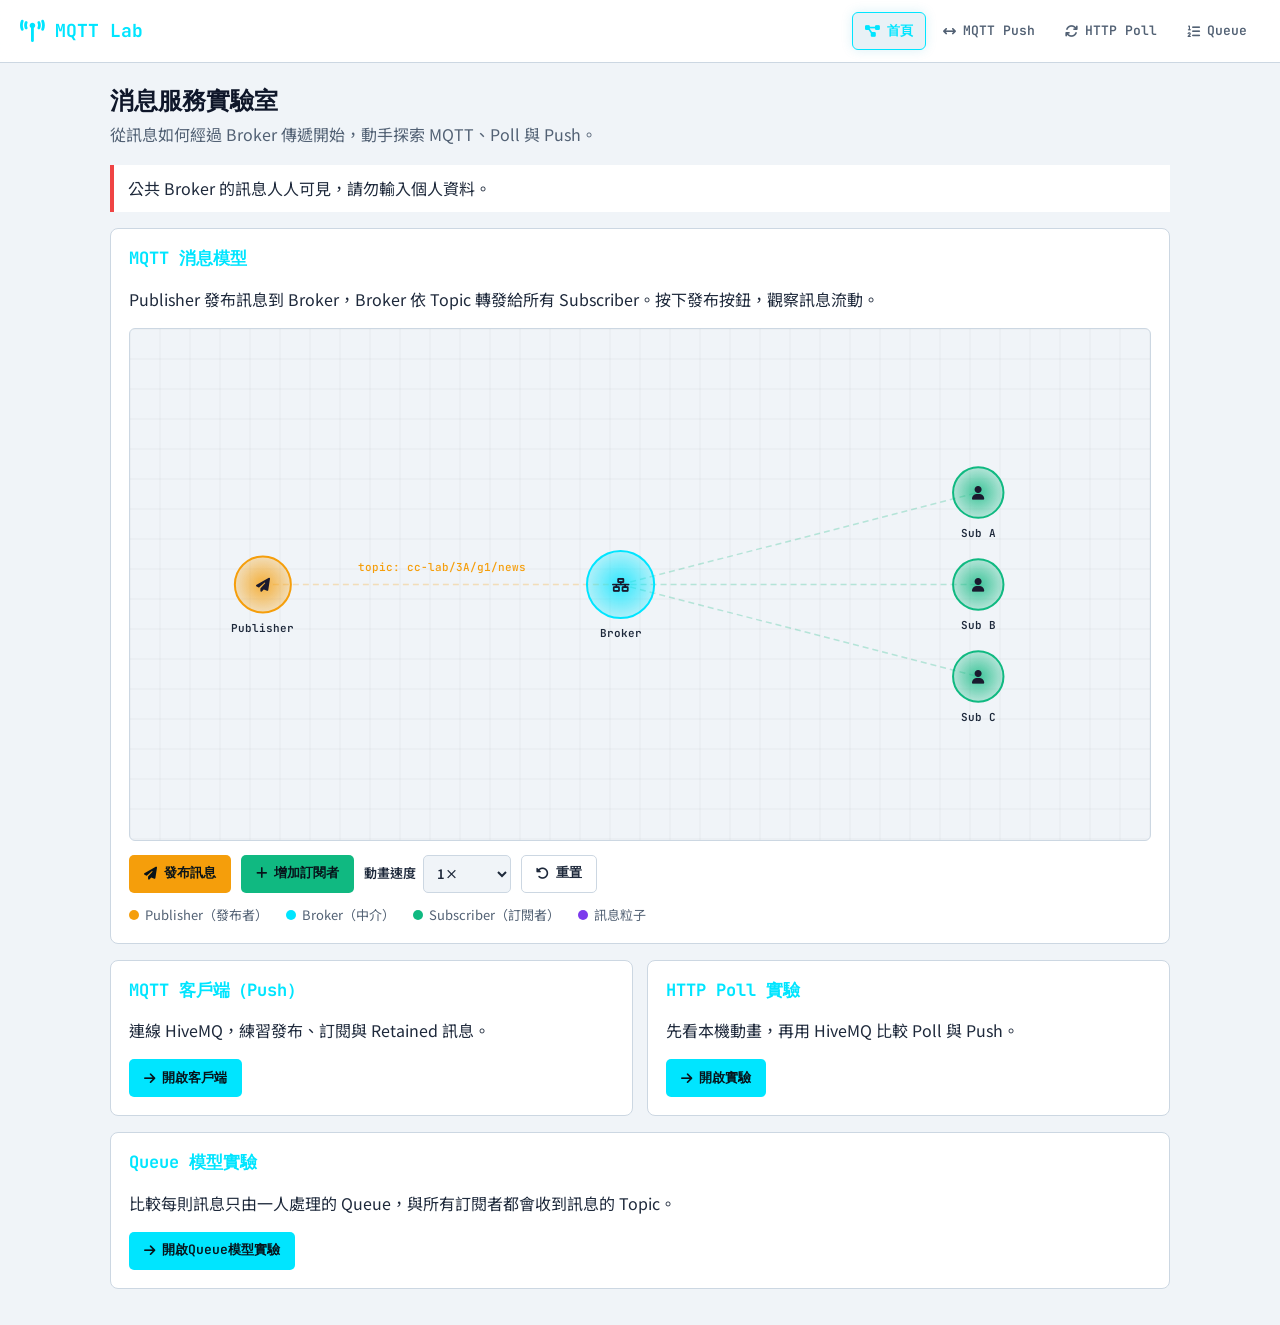
<file: index.html>
<!DOCTYPE html>
<html lang="zh-Hant">
<head>
<meta charset="UTF-8">
<meta name="viewport" content="width=device-width, initial-scale=1">
<title>消息服務實驗室</title>
<link rel="preconnect" href="https://fonts.googleapis.com">
<link rel="preconnect" href="https://fonts.gstatic.com" crossorigin>
<link href="https://fonts.googleapis.com/css2?family=JetBrains+Mono:wght@400;600;700&amp;family=Noto+Sans+TC:wght@400;500;700&amp;display=swap" rel="stylesheet">
<link rel="stylesheet" href="https://cdnjs.cloudflare.com/ajax/libs/font-awesome/6.5.1/css/all.min.css">
<link rel="stylesheet" href="css/theme.css">
<script src="js/anim-common.js"></script>
</head>
<body>
<header class="app-header">
	<div class="logo"><i class="fa-solid fa-tower-broadcast" aria-hidden="true"></i> MQTT Lab</div>
	<nav class="tab-bar" aria-label="主要導覽">
		<a class="tab-btn active" href="index.html" aria-current="page"><i class="fa-solid fa-diagram-project" aria-hidden="true"></i> 首頁</a>
		<a class="tab-btn" href="client.html"><i class="fa-solid fa-arrows-left-right" aria-hidden="true"></i> MQTT Push</a>
		<a class="tab-btn" href="poll.html"><i class="fa-solid fa-arrows-rotate" aria-hidden="true"></i> HTTP Poll</a>
		<a class="tab-btn" href="queue.html"><i class="fa-solid fa-list-ol" aria-hidden="true"></i> Queue</a>
	</nav>
</header>
<main>
	<h1 class="page-title">消息服務實驗室</h1>
	<p class="page-intro">從訊息如何經過 Broker 傳遞開始，動手探索 MQTT、Poll 與 Push。</p>
	<div class="callout warning">公共 Broker 的訊息人人可見，請勿輸入個人資料。</div>

	<section class="card" aria-labelledby="overview-title">
		<h2 id="overview-title">MQTT 消息模型</h2>
		<p>Publisher 發布訊息到 Broker，Broker 依 Topic 轉發給所有 Subscriber。按下發布按鈕，觀察訊息流動。</p>
		<div class="canvas-wrap">
			<canvas id="cvOverview" width="1000" height="500" aria-label="Publisher、Broker 與 Subscribers 的訊息流動動畫"></canvas>
		</div>
		<div class="controls">
			<button class="btn btn-amber" id="btnSendMsg"><i class="fa-solid fa-paper-plane" aria-hidden="true"></i> 發布訊息</button>
			<button class="btn btn-green" id="btnAddSub"><i class="fa-solid fa-plus" aria-hidden="true"></i> 增加訂閱者</button>
			<label class="anim-speed-control" for="overviewSpeed">動畫速度
				<select id="overviewSpeed">
					<option value="0.5">0.5×</option>
					<option value="1" selected>1×</option>
					<option value="2">2×</option>
				</select>
			</label>
			<button class="btn btn-ghost" id="btnResetOverview"><i class="fa-solid fa-rotate-left" aria-hidden="true"></i> 重置</button>
		</div>
		<div class="legend">
			<span><span class="dot" style="background:var(--publisher-color)"></span> Publisher（發布者）</span>
			<span><span class="dot" style="background:var(--broker-color)"></span> Broker（中介）</span>
			<span><span class="dot" style="background:var(--subscriber-color)"></span> Subscriber（訂閱者）</span>
			<span><span class="dot" style="background:var(--accent2)"></span> 訊息粒子</span>
		</div>
	</section>

	<div class="twin-cols">
		<section class="card" aria-labelledby="client-card-title">
			<h2 id="client-card-title">MQTT 客戶端（Push）</h2>
			<p>連線 HiveMQ，練習發布、訂閱與 Retained 訊息。</p>
			<a class="btn btn-cyan" href="client.html"><i class="fa-solid fa-arrow-right" aria-hidden="true"></i> 開啟客戶端</a>
		</section>
		<section class="card" aria-labelledby="poll-card-title">
			<h2 id="poll-card-title">HTTP Poll 實驗</h2>
			<p>先看本機動畫，再用 HiveMQ 比較 Poll 與 Push。</p>
			<a class="btn btn-cyan" href="poll.html"><i class="fa-solid fa-arrow-right" aria-hidden="true"></i> 開啟實驗</a>
		</section>
	</div>
	<section class="card" aria-labelledby="queue-card-title">
		<h2 id="queue-card-title">Queue 模型實驗</h2>
		<p>比較每則訊息只由一人處理的 Queue，與所有訂閱者都會收到訊息的 Topic。</p>
		<a class="btn btn-cyan" href="queue.html"><i class="fa-solid fa-arrow-right" aria-hidden="true"></i> 開啟Queue模型實驗</a>
	</section>
</main>
<script src="js/anim-overview.js"></script>
</body>
</html>
</file>
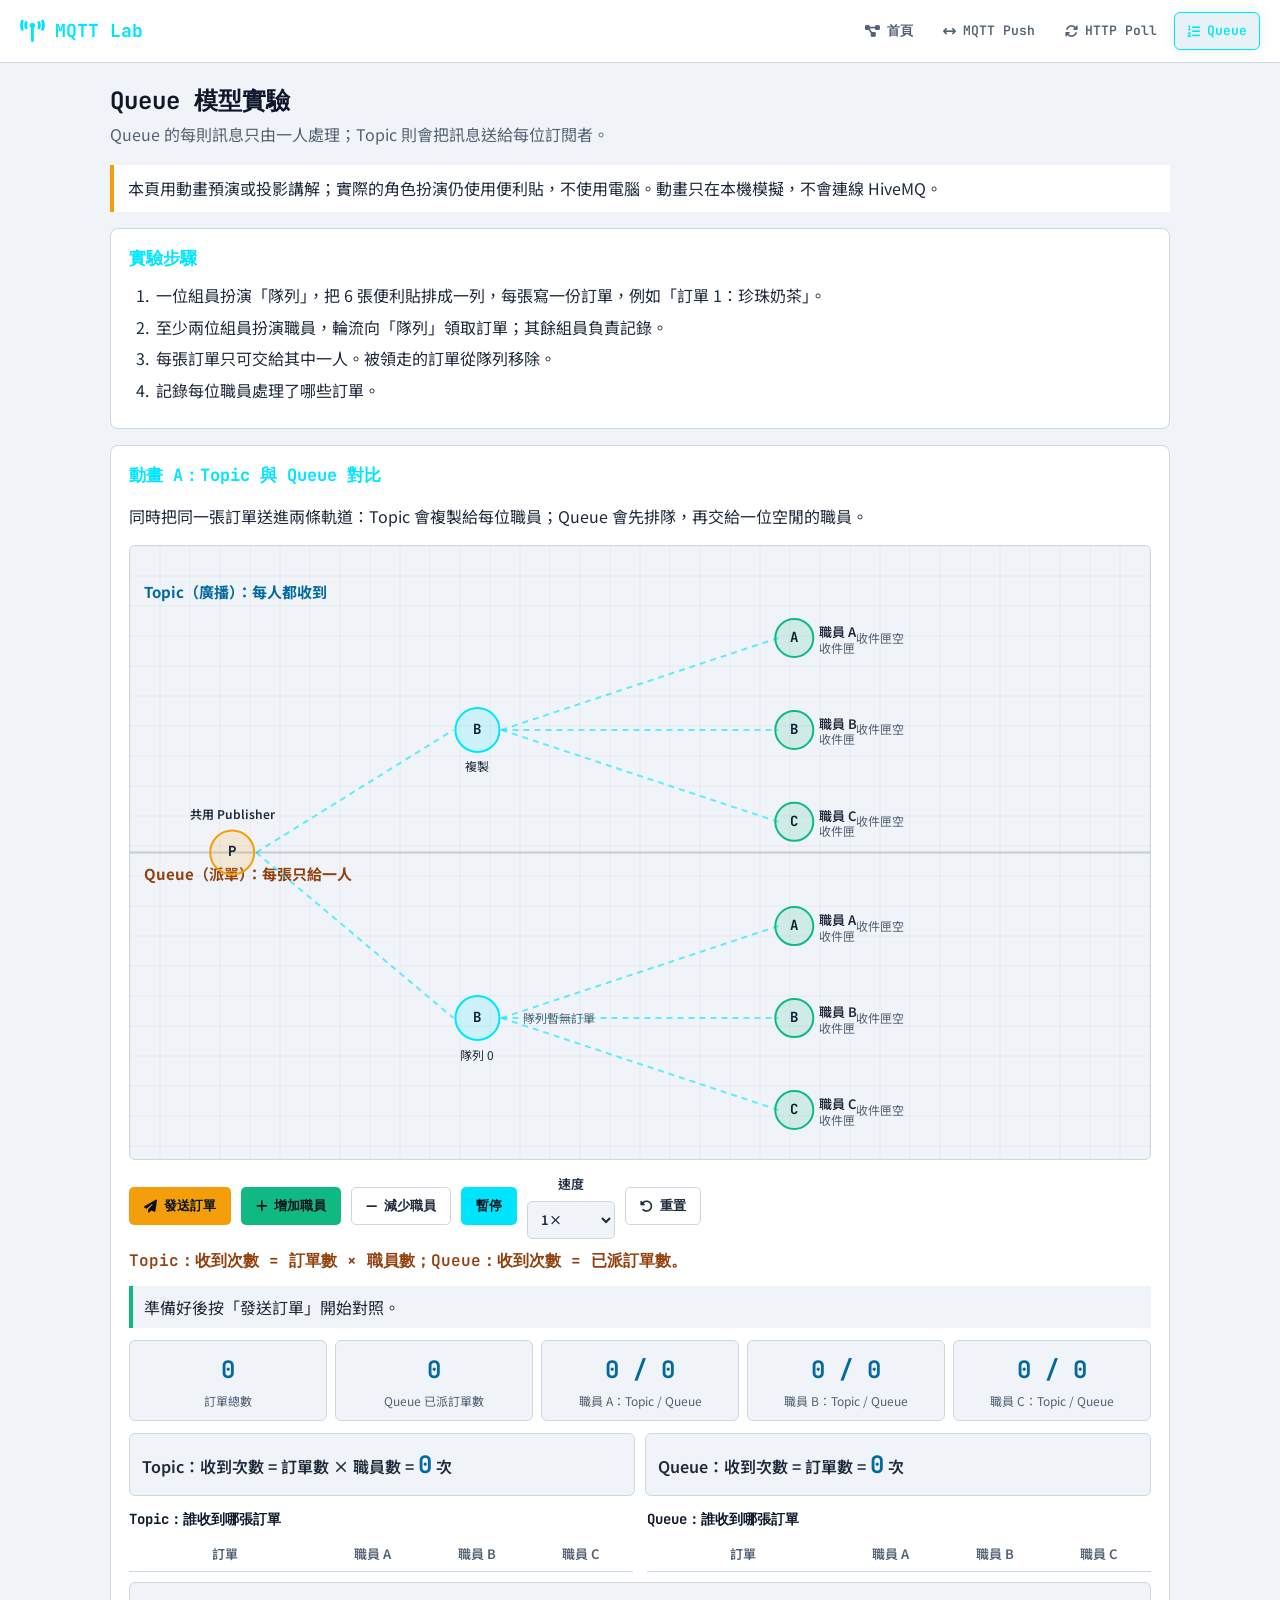
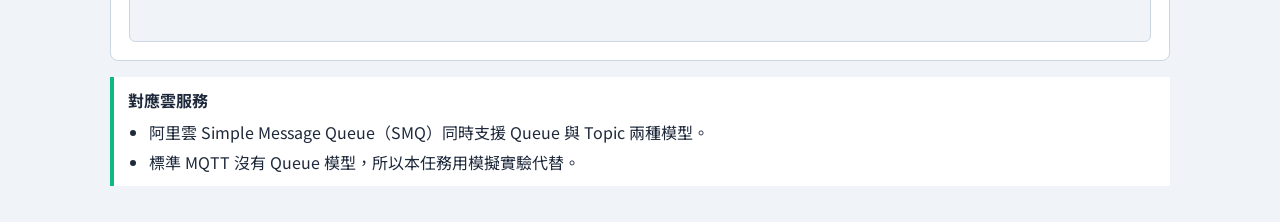
<file: queue.html>
<!DOCTYPE html>
<html lang="zh-Hant">
<head>
<meta charset="UTF-8">
<meta name="viewport" content="width=device-width, initial-scale=1">
<title>Queue 模型實驗</title>
<link rel="preconnect" href="https://fonts.googleapis.com">
<link rel="preconnect" href="https://fonts.gstatic.com" crossorigin>
<link href="https://fonts.googleapis.com/css2?family=JetBrains+Mono:wght@400;600;700&amp;family=Noto+Sans+TC:wght@400;500;700&amp;display=swap" rel="stylesheet">
<link rel="stylesheet" href="https://cdnjs.cloudflare.com/ajax/libs/font-awesome/6.5.1/css/all.min.css">
<link rel="stylesheet" href="css/theme.css">
</head>
<body>
<header class="app-header">
  <div class="logo"><i class="fa-solid fa-tower-broadcast" aria-hidden="true"></i> MQTT Lab</div>
  <nav class="tab-bar" aria-label="主要導覽">
    <a class="tab-btn" href="index.html"><i class="fa-solid fa-diagram-project" aria-hidden="true"></i> 首頁</a>
    <a class="tab-btn" href="client.html"><i class="fa-solid fa-arrows-left-right" aria-hidden="true"></i> MQTT Push</a>
    <a class="tab-btn" href="poll.html"><i class="fa-solid fa-arrows-rotate" aria-hidden="true"></i> HTTP Poll</a>
    <a class="tab-btn active" href="queue.html" aria-current="page"><i class="fa-solid fa-list-ol" aria-hidden="true"></i> Queue</a>
  </nav>
</header>
<main>
  <h1 class="page-title">Queue 模型實驗</h1>
  <p class="page-intro">Queue 的每則訊息只由一人處理；Topic 則會把訊息送給每位訂閱者。</p>
  <div class="callout">本頁用動畫預演或投影講解；實際的角色扮演仍使用便利貼，不使用電腦。動畫只在本機模擬，不會連線 HiveMQ。</div>

  <section class="card" aria-labelledby="q-steps-title">
    <h2 id="q-steps-title">實驗步驟</h2>
    <ol class="q-steps">
      <li>一位組員扮演「隊列」，把 6 張便利貼排成一列，每張寫一份訂單，例如「訂單 1：珍珠奶茶」。</li>
      <li>至少兩位組員扮演職員，輪流向「隊列」領取訂單；其餘組員負責記錄。</li>
      <li>每張訂單只可交給其中一人。被領走的訂單從隊列移除。</li>
      <li>記錄每位職員處理了哪些訂單。</li>
    </ol>
  </section>

  <section class="card" aria-labelledby="q-compare-title">
    <h2 id="q-compare-title">動畫 A：Topic 與 Queue 對比</h2>
    <p>同時把同一張訂單送進兩條軌道：Topic 會複製給每位職員；Queue 會先排隊，再交給一位空閒的職員。</p>
    <div class="canvas-wrap">
      <canvas id="cvQueueCompare" width="1000" height="600" aria-label="上方 Topic 軌道把每張訂單複製給所有職員；下方 Queue 軌道讓訂單排隊並逐張派給一位職員"></canvas>
    </div>
    <div class="controls q-compare-controls">
      <button class="btn btn-amber" id="btnSendOrder"><i class="fa-solid fa-paper-plane" aria-hidden="true"></i> 發送訂單</button>
      <button class="btn btn-green" id="btnAddWorker"><i class="fa-solid fa-plus" aria-hidden="true"></i> 增加職員</button>
      <button class="btn btn-ghost" id="btnRemoveWorker"><i class="fa-solid fa-minus" aria-hidden="true"></i> 減少職員</button>
      <button class="btn btn-cyan" id="btnPauseCompare" aria-pressed="false">暫停</button>
      <label class="q-speed-control" for="compareSpeed">速度
        <select id="compareSpeed">
          <option value="0.5">0.5×</option>
          <option value="1" selected>1×</option>
          <option value="2">2×</option>
        </select>
      </label>
      <button class="btn btn-ghost" id="btnResetQueueCompare"><i class="fa-solid fa-rotate-left" aria-hidden="true"></i> 重置</button>
    </div>
    <p class="q-hint" id="qCompareHint">Topic：收到次數 = 訂單數 × 職員數；Queue：收到次數 = 已派訂單數。</p>
    <p class="q-role-status" id="qCompareStatus" aria-live="polite">準備好後按「發送訂單」開始對照。</p>
    <div class="stats-row q-compare-stats">
      <div class="stat-box"><div class="num" id="qOrderTotal">0</div><div class="lbl">訂單總數</div></div>
      <div class="stat-box"><div class="num" id="qHandledTotal">0</div><div class="lbl">Queue 已派訂單數</div></div>
      <div class="q-worker-stats" id="qWorkerStats" aria-live="polite"></div>
    </div>
    <div class="q-receipt-summary" aria-label="收到次數統計">
      <p>Topic：收到次數 = 訂單數 × 職員數 = <strong id="qTopicReceiptTotal">0</strong> 次</p>
      <p>Queue：收到次數 = 訂單數 = <strong id="qQueueReceiptTotal">0</strong> 次</p>
    </div>
    <div class="twin-cols q-compare-tables">
      <div>
        <h3>Topic：誰收到哪張訂單</h3>
        <div class="q-table-scroll">
          <table class="q-comparison-table" id="qTopicMatrix">
            <caption class="q-visually-hidden">Topic 每張訂單送給所有職員的對照表</caption>
            <thead><tr><th scope="col">訂單</th></tr></thead>
            <tbody></tbody>
          </table>
        </div>
      </div>
      <div>
        <h3>Queue：誰收到哪張訂單</h3>
        <div class="q-table-scroll">
          <table class="q-comparison-table" id="qQueueMatrix">
            <caption class="q-visually-hidden">Queue 每張訂單只交給一位職員的對照表</caption>
            <thead><tr><th scope="col">訂單</th></tr></thead>
            <tbody></tbody>
          </table>
        </div>
      </div>
    </div>
    <div class="log-box" id="qCompareLog" aria-label="Topic 與 Queue 動畫紀錄" aria-live="polite"></div>
  </section>

  <!--
  <section class="card" aria-labelledby="q-roleplay-title">
    <h2 id="q-roleplay-title">動畫 B：預演</h2>
    <p>職員輪流領取隊列中的訂單；每張便利貼只會交給一位職員。</p>
    <p class="q-role-remaining" id="roleRemaining" aria-live="polite">隊列剩餘 6 / 6</p>
    <div class="canvas-wrap">
      <canvas id="cvRolePlay" width="1000" height="560" aria-label="Queue 輸送帶由隊尾通往隊首；職員領取隊首便利貼後，記錄卡留在職員旁"></canvas>
    </div>
    <div class="row q-worker-select-row q-role-controls">
      <label for="workerCount">職員人數
        <select id="workerCount">
          <option value="2" selected>2 位</option>
          <option value="3">3 位</option>
          <option value="4">4 位</option>
          <option value="5">5 位</option>
        </select>
      </label>
      <button class="btn btn-ghost" id="btnStepRolePlay">單步</button>
      <button class="btn btn-cyan" id="btnAutoPlay"><i class="fa-solid fa-play" aria-hidden="true"></i> 自動示範</button>
      <button class="btn btn-ghost" id="btnPauseRolePlay" aria-pressed="false">暫停</button>
      <label class="q-speed-control" for="roleSpeed">速度
        <select id="roleSpeed">
          <option value="0.5">0.5×</option>
          <option value="1" selected>1×</option>
          <option value="2">2×</option>
        </select>
      </label>
      <button class="btn btn-ghost" id="btnResetRolePlay"><i class="fa-solid fa-rotate-left" aria-hidden="true"></i> 重置</button>
    </div>
    <div class="controls q-claim-buttons" id="claimButtons" aria-label="職員領取訂單"></div>
    <p class="q-role-status" id="roleStatus" aria-live="polite">隊列有 6 張訂單，請職員領取。</p>
    <p class="q-complete-banner" id="roleCompleteBanner" role="status" hidden>全部 6 張已處理，每張只交給 1 人</p>
    <div class="q-record-layout">
      <table id="recordTable" class="q-record-table">
        <caption class="q-visually-hidden">每位職員處理的訂單記錄</caption>
        <thead><tr><th scope="col">職員</th><th scope="col">處理的訂單</th></tr></thead>
        <tbody></tbody>
        <tfoot><tr><th scope="row">合計</th><td id="recordTotal">6 張</td></tr></tfoot>
      </table>
      <p class="q-record-note">這就是工作紙第 4 步要記錄的內容。</p>
    </div>
  </section>
  -->


  <div class="callout q-cloud-callout">
    <strong>對應雲服務</strong>
    <ul>
      <li>阿里雲 Simple Message Queue（SMQ）同時支援 Queue 與 Topic 兩種模型。</li>
      <li>標準 MQTT 沒有 Queue 模型，所以本任務用模擬實驗代替。</li>
    </ul>
  </div>
</main>
<script src="js/anim-common.js"></script>
<script src="js/anim-queue-compare.js"></script>
<script src="js/anim-queue-roleplay.js"></script>
</body>
</html>
</file>
<file: css/theme.css>
:root {
  color-scheme: dark;
  --bg-deep: #0a0e1a;
  --bg-card: #111827;
  --bg-card-hover: #1a2236;
  --border: #29364a;
  --accent: #00e5ff;
  --accent2: #7c3aed;
  --accent3: #f59e0b;
  --accent4: #10b981;
  --accent5: #ef4444;
  --text: #e2e8f0;
  --text-dim: #94a3b8;
  --text-bright: #f8fafc;
  --glow-cyan: 0 0 20px rgba(0,229,255,0.3);
  --glow-purple: 0 0 20px rgba(124,58,237,0.3);
  --publisher-color: #f59e0b;
  --broker-color: #00e5ff;
  --subscriber-color: #10b981;
  --font-mono: 'JetBrains Mono', Consolas, monospace;
  --font-sans: 'Noto Sans TC', 'Microsoft JhengHei', sans-serif;
}

.light {
  color-scheme: light;
  --bg-deep: #f0f4f8;
  --bg-card: #ffffff;
  --bg-card-hover: #e8f1f6;
  --border: #ccd7e2;
  --text: #1e293b;
  --text-dim: #526174;
  --text-bright: #0f172a;
  --glow-cyan: 0 0 12px rgba(0,160,200,0.15);
  --glow-purple: 0 0 12px rgba(124,58,237,0.15);
}

* { box-sizing: border-box; }

html, body {
  min-height: 100%;
  margin: 0;
  background: var(--bg-deep);
  color: var(--text);
  font-family: var(--font-sans);
  overflow-x: hidden;
  -webkit-font-smoothing: antialiased;
}

body { line-height: 1.55; }
a { color: var(--accent); }

.app-header {
  position: sticky;
  top: 0;
  z-index: 100;
  display: flex;
  align-items: center;
  justify-content: space-between;
  gap: 16px;
  flex-wrap: wrap;
  padding: 12px 20px;
  background: color-mix(in srgb, var(--bg-card) 94%, transparent);
  border-bottom: 1px solid var(--border);
  backdrop-filter: blur(12px);
}
.app-header .logo {
  display: flex;
  align-items: center;
  gap: 10px;
  color: var(--accent);
  font-family: var(--font-mono);
  font-weight: 700;
  font-size: 18px;
  white-space: nowrap;
}
.app-header .logo i { font-size: 22px; }
.tab-bar {
  display: flex;
  flex: 1;
  justify-content: flex-end;
  gap: 4px;
  min-width: 0;
  flex-wrap: wrap;
}
.tab-btn {
  display: inline-flex;
  align-items: center;
  gap: 7px;
  padding: 8px 12px;
  border: 1px solid transparent;
  border-radius: 6px;
  background: transparent;
  color: var(--text-dim);
  font-family: var(--font-mono);
  font-size: 13px;
  font-weight: 600;
  text-decoration: none;
  white-space: nowrap;
  transition: background 0.2s, color 0.2s, border-color 0.2s;
}
.tab-btn:hover { background: var(--bg-card-hover); color: var(--text); }
.tab-btn.active {
  border-color: var(--accent);
  background: var(--bg-card-hover);
  color: var(--accent);
  box-shadow: var(--glow-cyan);
}

main {
  width: min(1100px, 100%);
  margin: 0 auto;
  padding: 20px;
}
.page-title {
  margin: 2px 0 6px;
  color: var(--text-bright);
  font-family: var(--font-mono);
  font-size: 24px;
  line-height: 1.3;
}
.page-intro { margin: 0 0 18px; color: var(--text-dim); }
.card {
  margin-bottom: 16px;
  padding: 18px;
  border: 1px solid var(--border);
  border-radius: 8px;
  background: var(--bg-card);
}
.card h2, .card h3 {
  margin: 0 0 12px;
  color: var(--accent);
  font-family: var(--font-mono);
  font-size: 17px;
  line-height: 1.4;
}
.card p:last-child { margin-bottom: 0; }
.callout {
  margin-bottom: 16px;
  padding: 11px 14px;
  border-left: 4px solid var(--accent3);
  background: var(--bg-card);
  color: var(--text);
}
.callout.warning { border-left-color: var(--accent5); }

.canvas-wrap {
  position: relative;
  width: 100%;
  overflow: hidden;
  border: 1px solid var(--border);
  border-radius: 6px;
  background: var(--bg-deep);
}
.canvas-wrap canvas { display: block; width: 100%; height: auto; }
.controls, .row {
  display: flex;
  flex-wrap: wrap;
  align-items: center;
  gap: 10px;
}
.controls { margin-top: 14px; }
.row { align-items: flex-end; margin-bottom: 10px; }
.btn {
  display: inline-flex;
  align-items: center;
  justify-content: center;
  gap: 7px;
  min-height: 38px;
  padding: 8px 14px;
  border: 1px solid transparent;
  border-radius: 5px;
  color: #07131a;
  font-family: var(--font-mono);
  font-size: 13px;
  font-weight: 600;
  line-height: 1.3;
  text-align: center;
  text-decoration: none;
  cursor: pointer;
  transition: filter 0.2s, box-shadow 0.2s, border-color 0.2s, color 0.2s;
}
.btn:hover:not(:disabled) { filter: brightness(1.1); }
.btn:focus-visible, .tab-btn:focus-visible, input:focus-visible, select:focus-visible, textarea:focus-visible {
  outline: 2px solid var(--accent);
  outline-offset: 2px;
}
.btn-cyan { background: var(--accent); }
.btn-purple { background: var(--accent2); color: #fff; }
.btn-amber { background: var(--accent3); }
.btn-green { background: var(--accent4); }
.btn-red { background: var(--accent5); color: #fff; }
.btn-ghost { border-color: var(--border); background: transparent; color: var(--text); }
.btn-ghost:hover:not(:disabled) { border-color: var(--accent); color: var(--accent); }
.btn:disabled { opacity: 0.48; cursor: not-allowed; }

.stats-row {
  display: grid;
  grid-template-columns: repeat(auto-fit, minmax(min(125px, 100%), 1fr));
  gap: 8px;
  margin-top: 12px;
}
.stat-box {
  min-width: 0;
  padding: 10px;
  border: 1px solid var(--border);
  border-radius: 6px;
  background: var(--bg-deep);
  text-align: center;
}
.stat-box .num {
  color: var(--accent);
  font-family: var(--font-mono);
  font-size: 24px;
  font-weight: 700;
  overflow-wrap: anywhere;
}
.stat-box .lbl { margin-top: 3px; color: var(--text-dim); font-size: 12px; }
.twin-cols {
  display: grid;
  grid-template-columns: repeat(2, minmax(0, 1fr));
  gap: 14px;
  margin-top: 14px;
}
.log-box {
  max-height: 200px;
  min-height: 60px;
  margin-top: 10px;
  padding: 10px;
  overflow: auto;
  border: 1px solid var(--border);
  border-radius: 6px;
  background: var(--bg-deep);
  color: var(--text-dim);
  font-family: var(--font-mono);
  font-size: 12px;
  line-height: 1.8;
}
.log-box .log-entry { white-space: pre-wrap; overflow-wrap: anywhere; }
.log-entry.hit { color: var(--accent4); }
.log-entry.miss { color: var(--accent5); }
.log-entry.push { color: var(--accent); }
.log-entry.info { color: var(--accent3); }
.legend { display: flex; flex-wrap: wrap; gap: 12px 18px; margin-top: 12px; color: var(--text-dim); font-size: 13px; }
.legend span { display: inline-flex; align-items: center; gap: 6px; }
.legend .dot { display: inline-block; width: 10px; height: 10px; flex: 0 0 auto; border-radius: 50%; }

label { display: flex; flex-direction: column; gap: 4px; min-width: 0; color: var(--text-dim); font-size: 13px; }
.anim-speed-control { flex-direction: row; align-items: center; gap: 7px; min-height: 38px; color: var(--text); font-weight: 600; }
.anim-speed-control select { min-height: 38px; padding: 6px 9px; border: 1px solid var(--border); border-radius: 5px; background: var(--bg-deep); color: var(--text); font: inherit; }
input[type="text"], input[type="password"], input[type="number"], select, textarea {
  max-width: 100%;
  min-height: 36px;
  padding: 7px 9px;
  border: 1px solid var(--border);
  border-radius: 4px;
  background: var(--bg-deep);
  color: var(--text);
  font: 14px var(--font-sans);
}
input[type="text"], input[type="password"], textarea { width: 100%; }
input[type="number"] { width: 90px; }
select { min-width: 88px; }
textarea { min-height: 76px; resize: vertical; }
.chk { flex-direction: row; align-items: center; gap: 6px; min-height: 36px; }
.chk input { accent-color: var(--accent); }
code { color: var(--accent3); font-family: var(--font-mono); overflow-wrap: anywhere; }
.status { font-weight: 700; }
.status.ok { color: var(--accent4); }
.status.ng { color: var(--accent5); }

table { width: 100%; border-collapse: collapse; font-size: 13px; }
td, th { padding: 7px 9px; border-bottom: 1px solid var(--border); text-align: left; }
th { color: var(--text-dim); font-weight: 600; }
td:last-child { font-family: var(--font-mono); }
.sub { display: flex; align-items: center; gap: 8px; margin: 6px 0; overflow-wrap: anywhere; }
.sub .dot { width: 12px; height: 12px; flex: 0 0 auto; border-radius: 3px; }
.sub button.red { border: 0; border-radius: 4px; background: var(--accent5); color: #fff; cursor: pointer; }
.sub button.red:hover { filter: brightness(1.1); }
.msg {
  margin: 6px 0;
  padding: 7px 10px;
  border-left: 4px solid var(--border);
  background: var(--bg-deep);
  overflow-wrap: anywhere;
  font-size: 13px;
}
.msg small { display: block; margin-bottom: 3px; color: var(--text-dim); }

.topic-tree {
  margin-top: 12px;
  padding: 12px;
  border: 1px solid var(--border);
  border-radius: 6px;
  background: var(--bg-deep);
  font-family: var(--font-mono);
  font-size: 13px;
  line-height: 2;
  overflow-wrap: anywhere;
}
.topic-node { position: relative; padding-left: 18px; }
.topic-node::before { position: absolute; top: 0; bottom: 0; left: 6px; width: 1px; background: var(--border); content: ''; }
.topic-label { display: inline-flex; align-items: center; gap: 6px; padding: 2px 7px; border-radius: 4px; }
.topic-label.matched { background: color-mix(in srgb, var(--accent4) 20%, transparent); color: var(--accent4); }
.topic-label .icon { font-size: 13px; }
.topic-input-row { display: flex; flex-wrap: wrap; align-items: center; gap: 10px; margin-top: 10px; }
.topic-input-row input { flex: 1 1 240px; min-width: 0; font-family: var(--font-mono); }
.topic-help { display: grid; grid-template-columns: repeat(2, minmax(0, 1fr)); gap: 14px; line-height: 1.8; }
.topic-help strong { display: block; margin-bottom: 4px; font-family: var(--font-mono); }
.topic-help .plus { color: var(--accent3); }
.topic-help .hash { color: var(--accent5); }

.timeline { position: relative; padding: 18px 0 4px 28px; }
.timeline::before { position: absolute; top: 0; bottom: 0; left: 11px; width: 2px; background: var(--border); content: ''; }
.timeline-event { position: relative; margin-bottom: 16px; opacity: 0; transform: translateX(-8px); transition: opacity 0.4s, transform 0.4s; }
.timeline-event.visible { opacity: 1; transform: none; }
.timeline-event::before { position: absolute; top: 5px; left: -22px; width: 10px; height: 10px; border: 2px solid var(--bg-deep); border-radius: 50%; background: var(--accent); content: ''; }
.timeline-event.pub::before { background: var(--publisher-color); }
.timeline-event.sub::before { background: var(--subscriber-color); }
.timeline-event.retain::before { background: var(--accent2); }
.timeline-event .ev-time { margin-bottom: 3px; color: var(--text-dim); font-family: var(--font-mono); font-size: 11px; }
.timeline-event .ev-text { padding: 9px 12px; border: 1px solid var(--border); border-radius: 5px; background: var(--bg-card); }

::-webkit-scrollbar { width: 7px; height: 7px; }
::-webkit-scrollbar-track { background: transparent; }
::-webkit-scrollbar-thumb { border-radius: 4px; background: var(--border); }

@media (max-width: 680px) {
  .app-header { align-items: flex-start; padding: 10px 14px; }
  .app-header .logo { font-size: 16px; }
  .tab-bar { justify-content: flex-start; width: 100%; flex-basis: 100%; }
  .tab-btn { padding: 7px 9px; font-size: 12px; }
  main { padding: 14px; }
  .page-title { font-size: 20px; }
  .card { padding: 13px; }
  .stat-box .num { font-size: 20px; }
  .twin-cols, .topic-help { grid-template-columns: 1fr; }
  .row > label { flex: 1 1 130px; }
  .row > .chk { flex: 0 0 auto; }
}

/* Queue page */
.q-steps { margin: 0; padding-left: 24px; }
.q-steps li { margin: 7px 0; padding-left: 3px; }
.q-hint { margin: 10px 0 0; color: var(--accent3); font-family: var(--font-mono); font-weight: 600; }
.light .q-hint { color: #92400e; }
.q-worker-stats { display: contents; }
.q-worker-stat { min-width: 0; }
.q-compare-stats { grid-template-columns: repeat(auto-fit, minmax(min(125px, 100%), 1fr)); }
.light .q-compare-stats .num { color: #0369a1; }
.q-worker-stat .lbl { overflow-wrap: anywhere; }
.q-compare-controls { align-items: center; }
.q-speed-control { display: inline-flex; align-items: center; gap: 7px; min-height: 38px; color: var(--text); font-weight: 600; }
.q-speed-control select { min-height: 38px; padding: 6px 9px; border: 1px solid var(--border); border-radius: 5px; background: var(--bg-deep); color: var(--text); font: inherit; }
.q-receipt-summary { display: grid; grid-template-columns: repeat(2, minmax(0, 1fr)); gap: 10px; margin-top: 12px; }
.q-receipt-summary p { margin: 0; padding: 12px; border: 1px solid var(--border); border-radius: 6px; background: var(--bg-deep); font-size: 16px; font-weight: 600; }
.q-receipt-summary strong { color: var(--accent); font-family: var(--font-mono); font-size: 24px; }
.light .q-receipt-summary strong { color: #0369a1; }
.q-compare-tables > div { min-width: 0; }
.q-compare-tables h3 { margin: 0 0 7px; color: var(--text-bright); font-size: 14px; }
.q-table-scroll { max-width: 100%; overflow-x: auto; }
.q-worker-select-row { margin-top: 12px; }
.q-worker-select-row select { min-width: 120px; }
.q-role-remaining { margin: 12px 0 8px; color: var(--accent); font-family: var(--font-mono); font-size: 24px; font-weight: 700; }
.light .q-role-remaining { color: #0369a1; }
.q-role-controls { align-items: center; }
.q-role-controls label { color: var(--text); font-weight: 600; }
.q-role-controls select { min-height: 38px; padding: 6px 9px; border: 1px solid var(--border); border-radius: 5px; background: var(--bg-deep); color: var(--text); font: inherit; }
.q-claim-buttons { display: grid; grid-template-columns: repeat(auto-fit, minmax(min(190px, 100%), 1fr)); }
.q-claim-button { border: 2px solid var(--q-worker-color); background: var(--bg-deep); color: var(--text); }
.q-claim-button:hover:not(:disabled) { border-color: var(--q-worker-color); color: var(--text); box-shadow: 0 0 10px color-mix(in srgb, var(--q-worker-color) 35%, transparent); }
.q-worker-badge { display: inline-grid; width: 24px; height: 24px; flex: 0 0 24px; place-items: center; margin-right: 6px; border-radius: 50%; background: var(--q-worker-color); color: #fff; font-family: var(--font-mono); font-size: 12px; font-weight: 700; line-height: 1; vertical-align: middle; }
.q-role-status { margin: 12px 0 0; padding: 9px 11px; border-left: 4px solid var(--accent4); background: var(--bg-deep); color: var(--text); }
.q-complete-banner { margin: 12px 0 0; padding: 13px; border: 2px solid var(--accent4); border-radius: 6px; background: color-mix(in srgb, var(--accent4) 18%, var(--bg-deep)); color: var(--text-bright); font-size: 18px; font-weight: 700; text-align: center; }
.q-record-layout { display: grid; grid-template-columns: minmax(0, 2fr) minmax(160px, 1fr); gap: 14px; align-items: start; margin-top: 12px; }
.q-record-table { table-layout: fixed; }
.q-record-table th:first-child { width: 24%; }
.q-record-table td { overflow-wrap: anywhere; }
.q-record-table tbody th { vertical-align: middle; }
.q-record-table tfoot th, .q-record-table tfoot td { border-top: 2px solid var(--border); color: var(--text-bright); font-weight: 700; }
.q-record-latest { animation: q-record-highlight 1.4s ease-out; }
@keyframes q-record-highlight { 0%, 55% { background: color-mix(in srgb, var(--accent3) 28%, var(--bg-card)); } 100% { background: transparent; } }
.q-record-note { margin: 0; padding: 10px; border-left: 3px solid var(--accent3); color: var(--text-dim); }
.q-comparison-table { table-layout: fixed; }
.q-comparison-table th:first-child { width: 38%; }
.q-comparison-table th, .q-comparison-table td { overflow-wrap: anywhere; }
.q-comparison-table td { height: 48px; }
.q-comparison-table th, .q-comparison-table td { padding: 7px 5px; text-align: center; }
.q-comparison-table tbody th { color: var(--text); font-family: var(--font-mono); }
.q-comparison-table td.q-received { color: var(--accent4); font-size: 17px; font-weight: 700; }
.light .q-comparison-table td.q-received { color: #047857; }
.q-answer { margin-top: 14px; color: var(--text); }
.q-answer summary { width: fit-content; color: var(--accent); cursor: pointer; }
.q-answer p { margin: 9px 0 0; }
.q-cloud-callout { border-left-color: var(--accent4); }
.q-cloud-callout ul { margin: 7px 0 0; padding-left: 21px; }
.q-cloud-callout li + li { margin-top: 5px; }
.q-visually-hidden { position: absolute; width: 1px; height: 1px; padding: 0; margin: -1px; overflow: hidden; clip: rect(0, 0, 0, 0); white-space: nowrap; border: 0; }

@media (max-width: 680px) {
  .q-steps { padding-left: 21px; }
  .q-compare-stats { grid-template-columns: repeat(2, minmax(0, 1fr)); }
  .q-receipt-summary { grid-template-columns: 1fr; }
  .q-receipt-summary p { font-size: 14px; }
  .q-compare-tables { grid-template-columns: 1fr; }
  .q-comparison-table { font-size: 12px; }
  .q-role-remaining { font-size: 22px; }
  .q-claim-buttons { grid-template-columns: repeat(2, minmax(0, 1fr)); }
  .q-record-layout { grid-template-columns: 1fr; gap: 8px; }
  .q-comparison-table th:first-child { width: 40%; }
  .q-comparison-table th, .q-comparison-table td { padding: 7px 5px; font-size: 12px; }
}

@media (prefers-reduced-motion: reduce) {
  .q-record-latest { animation: none; }
}
</file>
